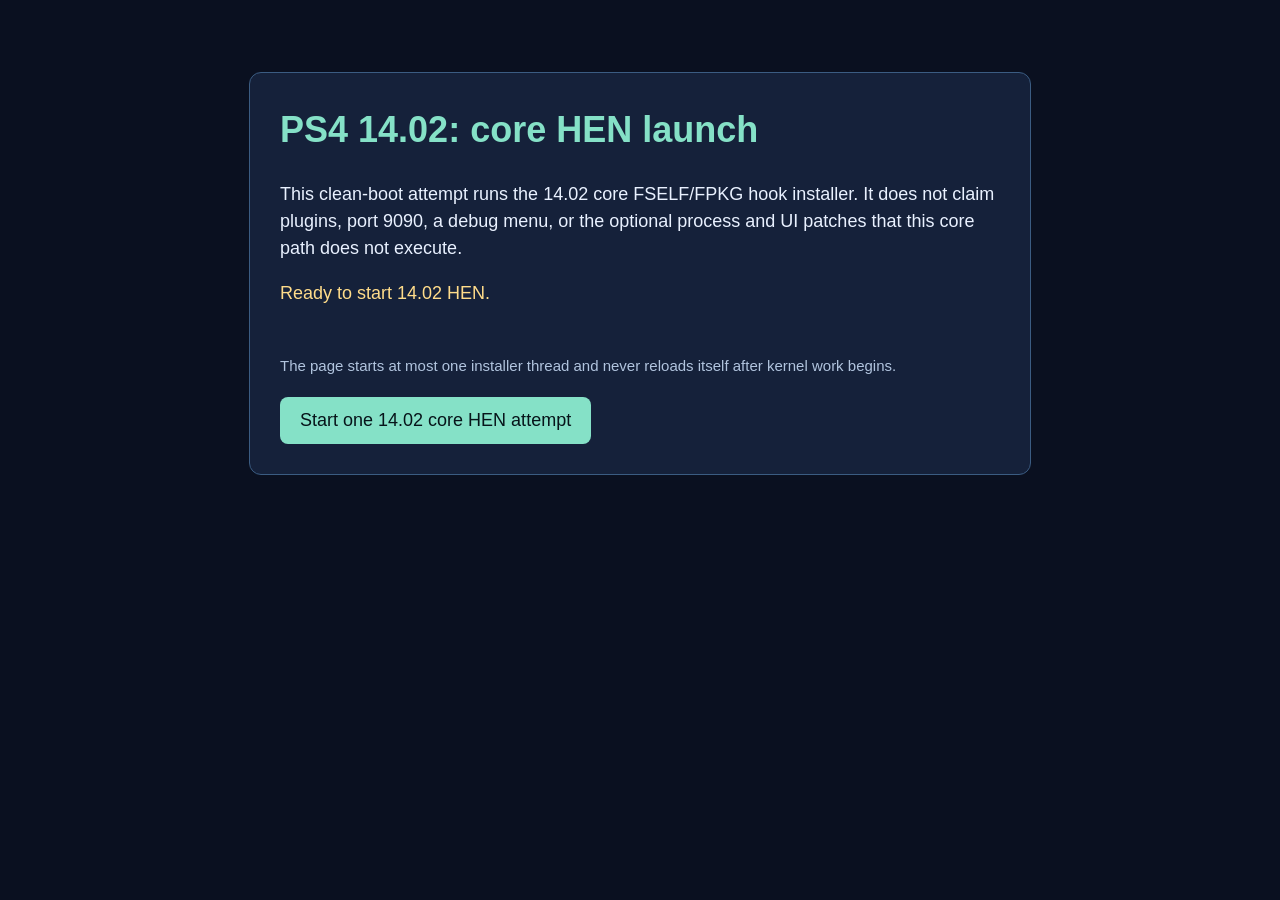
<file: index.html>
<!doctype html>
<html lang="en">
<head>
  <meta charset="utf-8">
  <meta name="viewport" content="width=device-width, initial-scale=1">
  <title>PS4 14.02 core HEN host</title>
  <style>
    body { margin: 0; background: #0a1020; color: #e9f1ff;
      font: 18px/1.5 Arial, sans-serif; }
    .content { max-width: 720px; margin: 8vh auto; padding: 30px;
      background: #15213a; border: 1px solid #3b5c82; border-radius: 12px; }
    h1 { margin-top: 0; color: #85e1c7; }
    #count { color: #ffdc8a; min-height: 3em; }
    button { display: block; margin-top: 18px; padding: 13px 20px;
      font-size: 18px; color: #07141a; background: #85e1c7;
      border: 0; border-radius: 8px; }
    button:disabled { opacity: .5; }
    input { display: block; margin-top: 15px; padding: 12px;
      font-size: 18px; width: 90%; }
    small { color: #b1c4de; }
  </style>
</head>
<body>
  <main class="content">
    <h1>PS4 14.02: core HEN launch</h1>
    <p>This clean-boot attempt runs the 14.02 core FSELF/FPKG hook installer.
      It does not claim plugins, port 9090, a debug menu, or the optional
      process and UI patches that this core path does not execute.</p>
    <p id="count">Checking launch status...</p>
    <small>The page starts at most one installer thread and never reloads itself after kernel work begins.</small>
  </main>
  <script src="./launch.js?v=hen1402r17"></script>
</body>
</html>
</file>
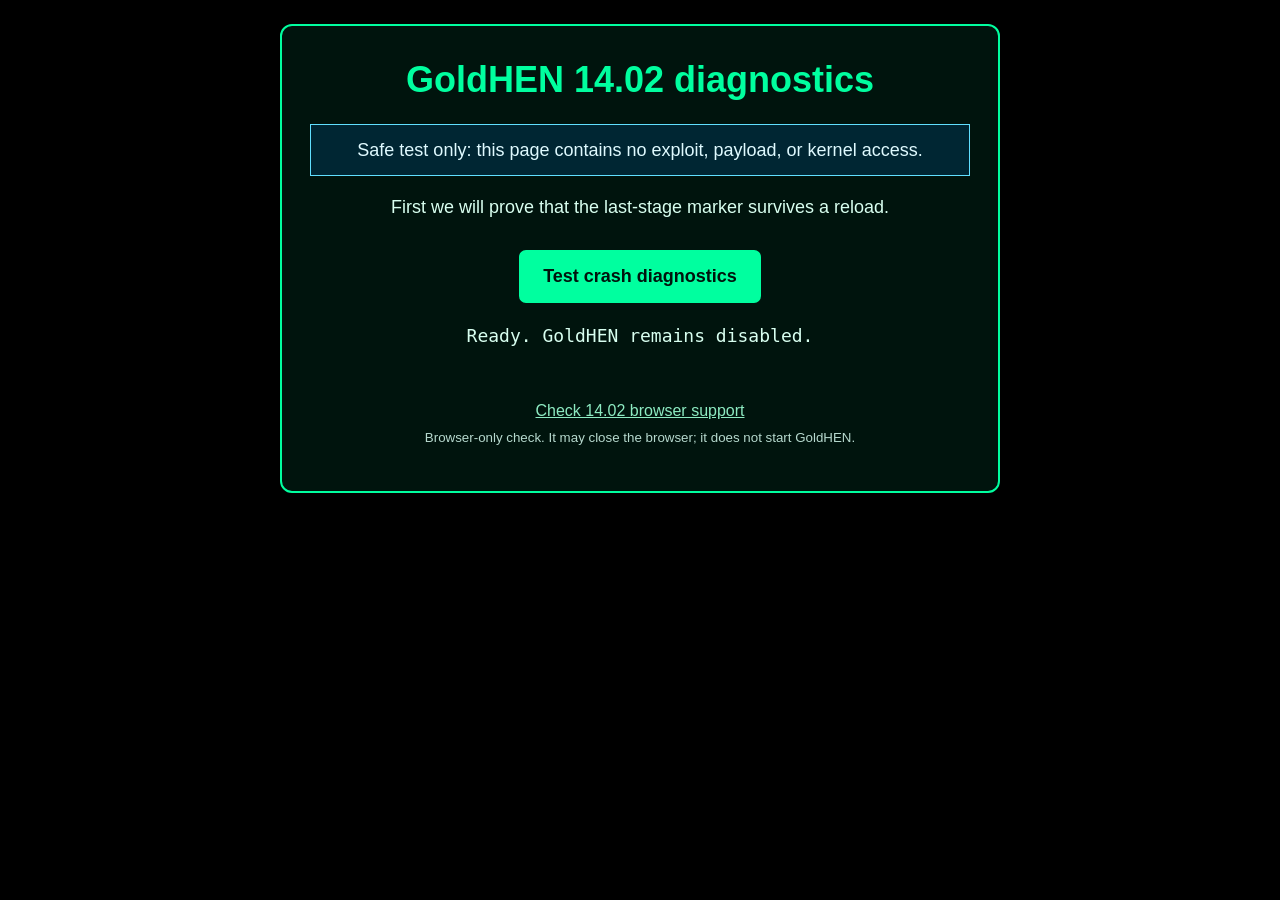
<file: d1/index.html>
<!doctype html>
<html lang="en">
  <head>
    <meta charset="utf-8" />
    <meta name="viewport" content="width=device-width,initial-scale=1" />
    <meta http-equiv="Cache-Control" content="no-store" />
    <title>GoldHEN 14.02 safe diagnostics</title>
    <style>
      * { box-sizing: border-box; }
      html, body { min-height: 100%; margin: 0; }
      body {
        display: flex;
        align-items: center;
        justify-content: center;
        padding: 24px;
        color: #d8fff0;
        background: #000;
        font: 18px/1.45 Arial, sans-serif;
      }
      main {
        width: 100%;
        max-width: 720px;
        padding: 28px;
        text-align: center;
        border: 2px solid #00ff9f;
        border-radius: 12px;
        background: #00140d;
      }
      h1 { margin: 0 0 12px; color: #00ff9f; }
      .safe {
        margin: 18px 0;
        padding: 12px;
        border: 1px solid #60dfff;
        color: #dffaff;
        background: #002633;
      }
      button {
        margin-top: 12px;
        padding: 14px 22px;
        border: 2px solid #00ff9f;
        border-radius: 7px;
        color: #00140d;
        background: #00ff9f;
        font-size: 18px;
        font-weight: bold;
      }
      button:focus { outline: 3px solid #fff; outline-offset: 3px; }
      #result { min-height: 3em; margin-top: 20px; font-family: monospace; }
      .pass { color: #75ff94; }
      .fail { color: #ff8b8b; }
      .next { margin-top: 22px; font-size: 16px; }
      .next a { color: #8debc2; }
      .next small { display: block; margin-top: 5px; color: #b6d9ce; }
      .next a:focus { outline: 3px solid #fff; outline-offset: 3px; }
    </style>
  </head>
  <body>
    <main>
      <h1>GoldHEN 14.02 diagnostics</h1>
      <p class="safe">Safe test only: this page contains no exploit, payload, or kernel access.</p>
      <p>First we will prove that the last-stage marker survives a reload.</p>
      <button id="run" type="button">Test crash diagnostics</button>
      <p id="result" aria-live="polite">Ready. GoldHEN remains disabled.</p>
      <p class="next"><a href="../u1/">Check 14.02 browser support</a>
        <small>Browser-only check. It may close the browser; it does not start GoldHEN.</small>
      </p>
    </main>

    <script src="../breadcrumb.js?v=gh1402crumb1"></script>
    <script>
      (function () {
        "use strict";

        var api = window.AfterglowBreadcrumb;
        var button = document.getElementById("run");
        var result = document.getElementById("result");

        function show(text, className) {
          result.textContent = text;
          result.className = className || "";
        }

        if (!api) {
          button.disabled = true;
          show("FAILED: diagnostic storage code did not load. No kernel code ran.", "fail");
          return;
        }

        var previous = api.latest();
        if (previous && previous.stage === "storage-test-armed" &&
            previous.detail.indexOf("d1 safe storage test") !== -1) {
          button.disabled = true;
          show("PASS: the marker survived the reload. Crash diagnostics are working. GoldHEN was not run.", "pass");
          return;
        }

        button.addEventListener("click", function () {
          button.disabled = true;
          var opened = api.begin("14.02", "d1 safe storage test");
          var armed = opened && api.checkpoint(
            "storage-test-armed",
            "d1 safe storage test; no kernel code ran"
          );
          if (!armed) {
            button.disabled = false;
            show("FAILED: " + api.error() + ". No kernel code ran.", "fail");
            return;
          }
          show("Marker saved and read back. Press OPTIONS, then Refresh Page. I am watching.", "pass");
        });
      })();
    </script>
  </body>
</html>
</file>
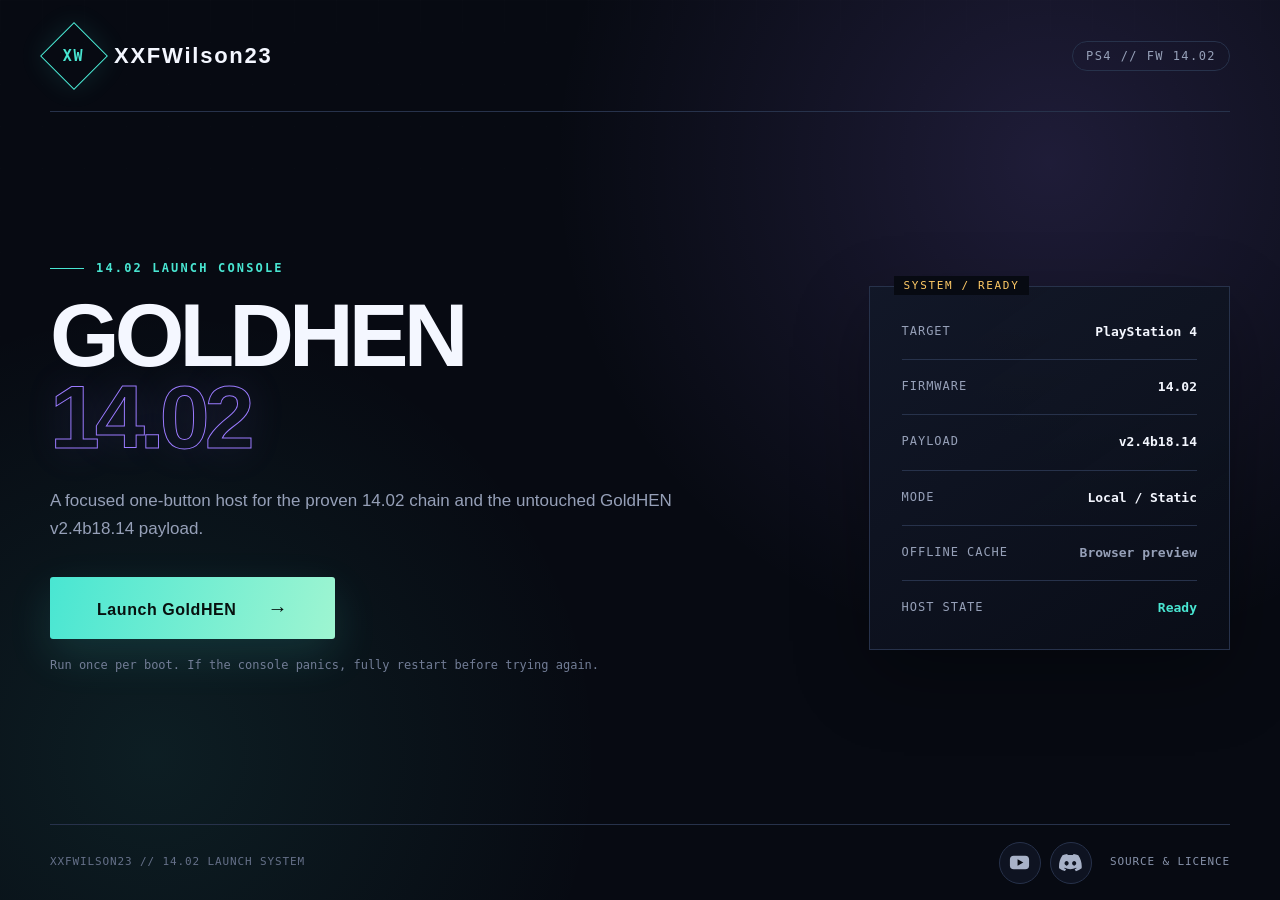
<file: site/index.html>
<!doctype html>
<html lang="en">
<head>
  <meta charset="utf-8">
  <meta name="viewport" content="width=device-width, initial-scale=1">
  <meta name="theme-color" content="#070a12">
  <meta name="description" content="XXFWilson23's focused PS4 14.02 GoldHEN launch host.">
  <meta property="og:title" content="XXFWilson23 // GoldHEN 14.02">
  <meta property="og:description" content="A focused one-button PS4 14.02 GoldHEN launch host.">
  <meta property="og:type" content="website">
  <title>XXFWilson23 // GoldHEN 14.02</title>
  <style>
    :root {
      --ink: #f4f7ff;
      --muted: #96a0b8;
      --panel: #111726;
      --line: #27324b;
      --violet: #9b7bff;
      --cyan: #49e6d2;
      --amber: #ffca66;
    }

    * { box-sizing: border-box; }

    html, body { min-height: 100%; }

    body {
      margin: 0;
      color: var(--ink);
      background:
        radial-gradient(circle at 82% 18%, rgba(155, 123, 255, .16), transparent 31rem),
        radial-gradient(circle at 12% 84%, rgba(73, 230, 210, .09), transparent 28rem),
        #070a12;
      font-family: "Trebuchet MS", Arial, sans-serif;
      overflow-x: hidden;
    }

    body::before {
      content: "";
      position: fixed;
      inset: 0;
      pointer-events: none;
      opacity: .18;
      background-image:
        linear-gradient(rgba(255,255,255,.045) 1px, transparent 1px),
        linear-gradient(90deg, rgba(255,255,255,.045) 1px, transparent 1px);
      background-size: 42px 42px;
      mask-image: linear-gradient(to bottom, black, transparent 78%);
    }

    .shell {
      width: min(1180px, calc(100% - 64px));
      min-height: 100vh;
      margin: 0 auto;
      display: flex;
      flex-direction: column;
      position: relative;
      z-index: 1;
    }

    header {
      min-height: 112px;
      display: flex;
      align-items: center;
      justify-content: space-between;
      border-bottom: 1px solid var(--line);
    }

    .brand {
      display: flex;
      align-items: center;
      gap: 16px;
      letter-spacing: .08em;
      font-weight: 700;
      font-size: 22px;
    }

    .monogram {
      width: 48px;
      height: 48px;
      display: grid;
      place-items: center;
      border: 1px solid var(--cyan);
      color: var(--cyan);
      font: 700 15px/1 Consolas, monospace;
      transform: rotate(45deg);
      box-shadow: 0 0 28px rgba(73,230,210,.12);
    }

    .monogram span { transform: rotate(-45deg); }

    .firmware {
      padding: 8px 13px;
      border: 1px solid var(--line);
      border-radius: 99px;
      color: var(--muted);
      font: 12px/1 Consolas, monospace;
      letter-spacing: .12em;
    }

    main {
      flex: 1;
      display: grid;
      grid-template-columns: minmax(0, 1.35fr) minmax(310px, .65fr);
      align-items: center;
      gap: 68px;
      padding: 70px 0;
    }

    .eyebrow {
      display: flex;
      align-items: center;
      gap: 12px;
      margin: 0 0 20px;
      color: var(--cyan);
      font: 700 12px/1 Consolas, monospace;
      letter-spacing: .18em;
      text-transform: uppercase;
    }

    .eyebrow::before {
      content: "";
      width: 34px;
      height: 1px;
      background: var(--cyan);
    }

    h1 {
      max-width: 780px;
      margin: 0;
      font-size: clamp(50px, 7vw, 94px);
      line-height: .92;
      letter-spacing: -.055em;
      text-transform: uppercase;
    }

    h1 span {
      display: block;
      color: transparent;
      -webkit-text-stroke: 1px var(--violet);
      text-shadow: 0 0 42px rgba(155,123,255,.14);
    }

    .summary {
      max-width: 650px;
      margin: 28px 0 34px;
      color: var(--muted);
      font-size: 17px;
      line-height: 1.65;
    }

    .launch {
      min-width: 285px;
      min-height: 62px;
      padding: 0 26px;
      border: 0;
      border-radius: 3px;
      background: linear-gradient(105deg, var(--cyan), #9ef5d1);
      color: #07110f;
      font: 700 16px/1 "Trebuchet MS", Arial, sans-serif;
      letter-spacing: .035em;
      cursor: pointer;
      box-shadow: 0 16px 44px rgba(73,230,210,.14);
    }

    .launch:focus, .launch:hover {
      outline: 3px solid rgba(255,255,255,.78);
      outline-offset: 4px;
    }

    .launch strong { margin-left: 26px; font-size: 20px; }

    .note {
      display: block;
      margin-top: 17px;
      color: #727d96;
      font: 12px/1.5 Consolas, monospace;
    }

    .panel {
      position: relative;
      padding: 32px;
      background: linear-gradient(145deg, rgba(18,24,40,.97), rgba(10,14,24,.92));
      border: 1px solid var(--line);
      box-shadow: 0 26px 70px rgba(0,0,0,.32);
    }

    .panel::before {
      content: "SYSTEM / READY";
      position: absolute;
      top: -11px;
      left: 24px;
      padding: 4px 10px;
      color: var(--amber);
      background: #070a12;
      font: 11px/1 Consolas, monospace;
      letter-spacing: .15em;
    }

    .spec {
      display: grid;
      grid-template-columns: 1fr auto;
      gap: 7px 20px;
      padding: 18px 0;
      border-bottom: 1px solid var(--line);
    }

    .spec:last-child { border-bottom: 0; padding-bottom: 0; }
    .spec:first-child { padding-top: 4px; }

    .spec span {
      color: var(--muted);
      font: 12px/1.4 Consolas, monospace;
      letter-spacing: .08em;
      text-transform: uppercase;
    }

    .spec b {
      color: var(--ink);
      font: 700 13px/1.4 Consolas, monospace;
      text-align: right;
    }

    .spec .online { color: var(--cyan); }
    .spec .working { color: var(--amber); }
    .spec .online-only { color: var(--muted); }

    .launch:disabled {
      opacity: .58;
      cursor: wait;
      box-shadow: none;
    }

    footer {
      min-height: 76px;
      display: flex;
      align-items: center;
      justify-content: space-between;
      gap: 24px;
      border-top: 1px solid var(--line);
      color: #657089;
      font: 11px/1.5 Consolas, monospace;
      letter-spacing: .08em;
      text-transform: uppercase;
    }

    footer a { color: #8792aa; text-decoration: none; }
    footer a:focus, footer a:hover { color: var(--cyan); }

    .footer-actions,
    .social-links {
      display: flex;
      align-items: center;
    }

    .footer-actions { gap: 18px; }
    .social-links { gap: 9px; }

    .social-icon {
      width: 42px;
      height: 42px;
      display: inline-flex;
      align-items: center;
      justify-content: center;
      border: 1px solid var(--line);
      border-radius: 50%;
      background: rgba(17,23,38,.78);
      color: #a8b2c8;
      transition: color .16s ease, background .16s ease, border-color .16s ease, transform .16s ease;
    }

    .social-icon svg { width: 23px; height: 23px; }

    .social-icon:focus,
    .social-icon:hover {
      color: #fff;
      outline: 2px solid rgba(255,255,255,.76);
      outline-offset: 3px;
      transform: translateY(-2px);
    }

    .social-icon.youtube:focus,
    .social-icon.youtube:hover {
      border-color: #ff3158;
      background: #e9163d;
    }

    .social-icon.discord:focus,
    .social-icon.discord:hover {
      border-color: #8791ff;
      background: #5865f2;
    }

    @media (max-width: 820px) {
      .shell { width: min(100% - 36px, 700px); }
      header { min-height: 92px; }
      main { grid-template-columns: 1fr; gap: 54px; padding: 54px 0; }
      h1 { font-size: clamp(48px, 15vw, 76px); }
      .panel { max-width: 520px; }
    }

    @media (max-width: 520px) {
      .brand { font-size: 17px; }
      .firmware { display: none; }
      .launch { width: 100%; min-width: 0; }
      footer { align-items: flex-start; flex-direction: column; justify-content: center; padding: 16px 0; }
      .footer-actions { width: 100%; justify-content: space-between; }
    }
  </style>
</head>
<body>
  <div class="shell">
    <header>
      <div class="brand"><div class="monogram"><span>XW</span></div>XXFWilson23</div>
      <div class="firmware">PS4 // FW 14.02</div>
    </header>

    <main>
      <section>
        <p class="eyebrow">14.02 launch console</p>
        <h1>GoldHEN <span>14.02</span></h1>
        <p class="summary">A focused one-button host for the proven 14.02 chain and the untouched GoldHEN v2.4b18.14 payload.</p>
        <button class="launch" id="launch" type="button">Launch GoldHEN <strong>&rarr;</strong></button>
        <span class="note">Run once per boot. If the console panics, fully restart before trying again.</span>
      </section>

      <aside class="panel" aria-label="Host status">
        <div class="spec"><span>Target</span><b>PlayStation 4</b></div>
        <div class="spec"><span>Firmware</span><b>14.02</b></div>
        <div class="spec"><span>Payload</span><b>v2.4b18.14</b></div>
        <div class="spec"><span>Mode</span><b>Local / Static</b></div>
        <div class="spec"><span>Offline cache</span><b class="working" id="cacheState">Checking</b></div>
        <div class="spec"><span>Host state</span><b class="online">Ready</b></div>
      </aside>
    </main>

    <footer>
      <span>XXFWilson23 // 14.02 launch system</span>
      <div class="footer-actions">
        <nav class="social-links" aria-label="XXFWilson23 social links">
          <a class="social-icon youtube" href="https://youtube.com/@XXFWilson23" aria-label="Open XXFWilson23 on YouTube" title="YouTube">
            <svg viewBox="0 0 24 24" aria-hidden="true" focusable="false">
              <rect x="2" y="5" width="20" height="14" rx="4" fill="currentColor"></rect>
              <path d="M10 8.5 16 12l-6 3.5z" fill="#070a12"></path>
            </svg>
          </a>
          <a class="social-icon discord" href="https://discord.gg/gvd6nz8kQ4" aria-label="Join the XXFWilson23 Discord" title="Discord">
            <svg viewBox="0 0 64 48" aria-hidden="true" focusable="false">
              <path d="M40.575 0C39.9562 1.09866 39.4006 2.2352 38.8954 3.397C34.0967 2.67719 29.2096 2.67719 24.3982 3.397C23.9057 2.2352 23.3374 1.09866 22.7186 0C18.2104 0.770324 13.8157 2.12155 9.64839 4.02841C1.38951 16.2652 -0.845688 28.1863 0.265599 39.9432C5.10222 43.517 10.5197 46.2447 16.2909 47.9874C17.5916 46.2447 18.7407 44.3883 19.7257 42.4562C17.8568 41.7616 16.0509 40.8903 14.3208 39.88C14.7755 39.5517 15.2175 39.2107 15.6468 38.8824C25.7873 43.6559 37.5316 43.6559 47.6847 38.8824C48.1141 39.236 48.5561 39.577 49.0107 39.88C47.2806 40.9029 45.4748 41.7616 43.5931 42.4688C44.5781 44.4009 45.7273 46.2573 47.028 48C52.7991 46.2573 58.2167 43.5422 63.0533 39.9684C64.3666 26.3299 60.8055 14.5099 53.6452 4.04104C49.4905 2.13418 45.0959 0.782952 40.5876 0.0252565L40.575 0ZM21.1401 32.7072C18.0209 32.7072 15.4321 29.8785 15.4321 26.3804C15.4321 22.8824 17.9199 20.041 21.1275 20.041C24.3351 20.041 26.886 22.895 26.8354 26.3804C26.7849 29.8658 24.3224 32.7072 21.1401 32.7072ZM42.1788 32.7072C39.047 32.7072 36.4834 29.8785 36.4834 26.3804C36.4834 22.8824 38.9712 20.041 42.1788 20.041C45.3864 20.041 47.9246 22.895 47.8741 26.3804C47.8236 29.8658 45.3611 32.7072 42.1788 32.7072Z" fill="currentColor"></path>
            </svg>
          </a>
        </nav>
        <a href="https://github.com/KTMWILSON23/afterglow-goldhen-host">Source &amp; licence</a>
      </div>
    </footer>
  </div>

  <script>
    (function () {
      var button = document.getElementById("launch");
      var cacheState = document.getElementById("cacheState");
      var appCache = window.applicationCache;
      var isPS4 = /PlayStation 4/i.test(navigator.userAgent || "");
      var cacheAttempted = sessionStorage.getItem("xxf_cache_attempted") === "1";
      var cacheReady = sessionStorage.getItem("xxf_cache_ready") === "1";
      var cacheWait = null;

      function setCacheState(text, className, allowLaunch) {
        cacheState.textContent = text;
        cacheState.className = className;
        button.disabled = !allowLaunch;
        if (cacheWait) {
          window.clearTimeout(cacheWait);
          cacheWait = null;
        }
      }

      function cacheWorking(text) {
        cacheState.textContent = text;
        cacheState.className = "working";
        button.disabled = true;
        if (!cacheWait) {
          cacheWait = window.setTimeout(function () {
            try {
              if (appCache && (appCache.status === appCache.CHECKING || appCache.status === appCache.DOWNLOADING)) {
                appCache.abort();
              }
            } catch (error) {}
            setCacheState("Online launch", "online-only", true);
          }, 45000);
        }
      }

      if (appCache) {
        appCache.addEventListener("checking", function () { cacheWorking("Checking"); }, false);
        appCache.addEventListener("downloading", function () { cacheWorking("Updating"); }, false);
        appCache.addEventListener("progress", function (event) {
          var loaded = Number(event.loaded || 0);
          var total = Number(event.total || 0);
          cacheWorking(total > 0 ? "Updating " + Math.round((loaded / total) * 100) + "%" : "Updating");
        }, false);
        appCache.addEventListener("cached", function () {
          sessionStorage.setItem("xxf_cache_ready", "1");
          setCacheState("Offline ready", "online", true);
        }, false);
        appCache.addEventListener("noupdate", function () {
          sessionStorage.setItem("xxf_cache_ready", "1");
          setCacheState("Offline ready", "online", true);
        }, false);
        appCache.addEventListener("updateready", function () {
          try { appCache.swapCache(); } catch (error) {}
          sessionStorage.setItem("xxf_cache_ready", "1");
          setCacheState("Offline updated", "online", true);
        }, false);
        appCache.addEventListener("error", function () {
          setCacheState("Online launch", "online-only", true);
        }, false);
        appCache.addEventListener("obsolete", function () {
          setCacheState("Online launch", "online-only", true);
        }, false);
      }

      if (appCache && (appCache.status === appCache.CHECKING || appCache.status === appCache.DOWNLOADING)) {
        cacheWorking(appCache.status === appCache.DOWNLOADING ? "Updating" : "Checking");
      } else if (cacheReady || (appCache && appCache.status === appCache.IDLE)) {
        setCacheState("Offline ready", "online", true);
      } else if (isPS4 && appCache && appCache.status === appCache.UNCACHED && !cacheAttempted) {
        sessionStorage.setItem("xxf_cache_attempted", "1");
        cacheWorking("Preparing");
        window.location.replace("./cache.html");
        return;
      } else {
        setCacheState(isPS4 ? "Online launch" : "Browser preview", "online-only", true);
      }

      button.addEventListener("click", function () {
        button.disabled = true;
        button.textContent = "Starting...";
        sessionStorage.setItem("payload_path", "./goldhen.bin");
        window.location.href = "./launch.html?mode=goldhen&afterglow=run&fw=1402";
      });
    }());
  </script>
</body>
</html>
</file>
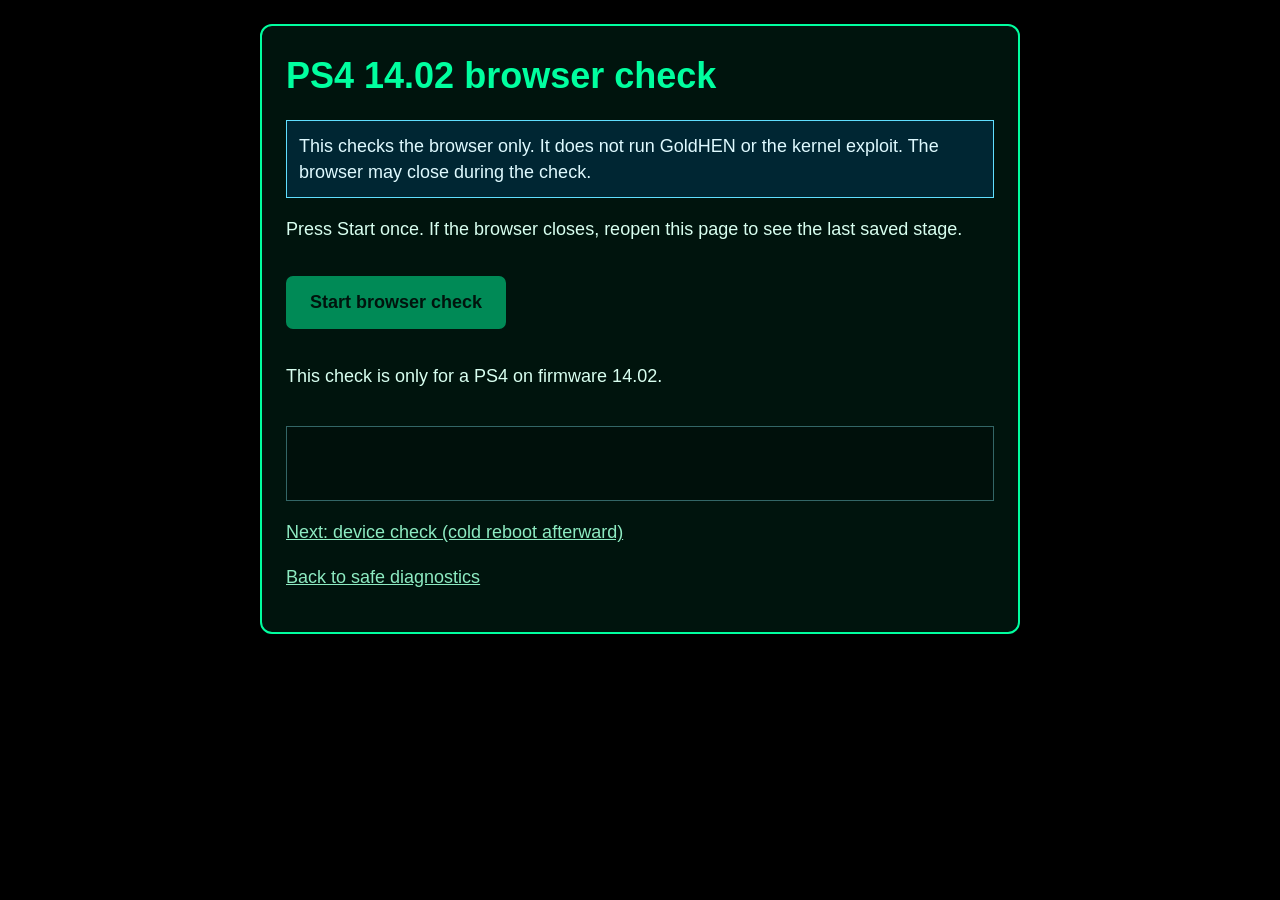
<file: u1/index.html>
<!doctype html>
<html lang="en">
  <head>
    <meta charset="utf-8" />
    <meta name="viewport" content="width=device-width,initial-scale=1" />
    <meta http-equiv="Cache-Control" content="no-store" />
    <meta http-equiv="Content-Security-Policy" content="default-src 'none'; script-src 'self'; style-src 'unsafe-inline'; connect-src 'none'; object-src 'none'; base-uri 'none'; form-action 'none'" />
    <title>PS4 14.02 browser check</title>
    <style>
      * { box-sizing: border-box; }
      html, body { min-height: 100%; margin: 0; }
      body { padding: 24px; color: #d8fff0; background: #000; font: 18px/1.45 Arial, sans-serif; }
      main { max-width: 760px; margin: 0 auto; padding: 24px; border: 2px solid #00ff9f; border-radius: 12px; background: #00140d; }
      h1 { margin: 0 0 12px; color: #00ff9f; }
      .notice { padding: 12px; border: 1px solid #60dfff; color: #dffaff; background: #002633; }
      button { margin: 16px 0; padding: 14px 22px; border: 2px solid #00ff9f; border-radius: 7px; color: #00140d; background: #00ff9f; font: bold 18px Arial, sans-serif; }
      button:disabled { opacity: .5; }
      button:focus, a:focus { outline: 3px solid #fff; outline-offset: 3px; }
      #status { min-height: 2.5em; }
      .pass { color: #75ff94; }
      .fail { color: #ff8b8b; }
      #previous { color: #a8d7c3; font-size: 16px; }
      #log { min-height: 5em; max-height: 36vh; overflow: auto; padding: 12px; border: 1px solid #366; color: #d6ffea; background: #00100b; font: 15px/1.4 monospace; white-space: pre-wrap; }
      a { color: #8debc2; }
    </style>
  </head>
  <body>
    <main>
      <h1>PS4 14.02 browser check</h1>
      <p class="notice">This checks the browser only. It does not run GoldHEN or the kernel exploit. The browser may close during the check.</p>
      <p>Press Start once. If the browser closes, reopen this page to see the last saved stage.</p>
      <button id="start" type="button">Start browser check</button>
      <p id="status" aria-live="polite">Ready.</p>
      <p id="previous"></p>
      <pre id="log" aria-live="polite"></pre>
      <p><a href="../u2/">Next: device check (cold reboot afterward)</a></p>
      <p><a href="../d1/">Back to safe diagnostics</a></p>
    </main>
    <script type="module" src="./probe.js?v=gh1402u1a"></script>
  </body>
</html>
</file>
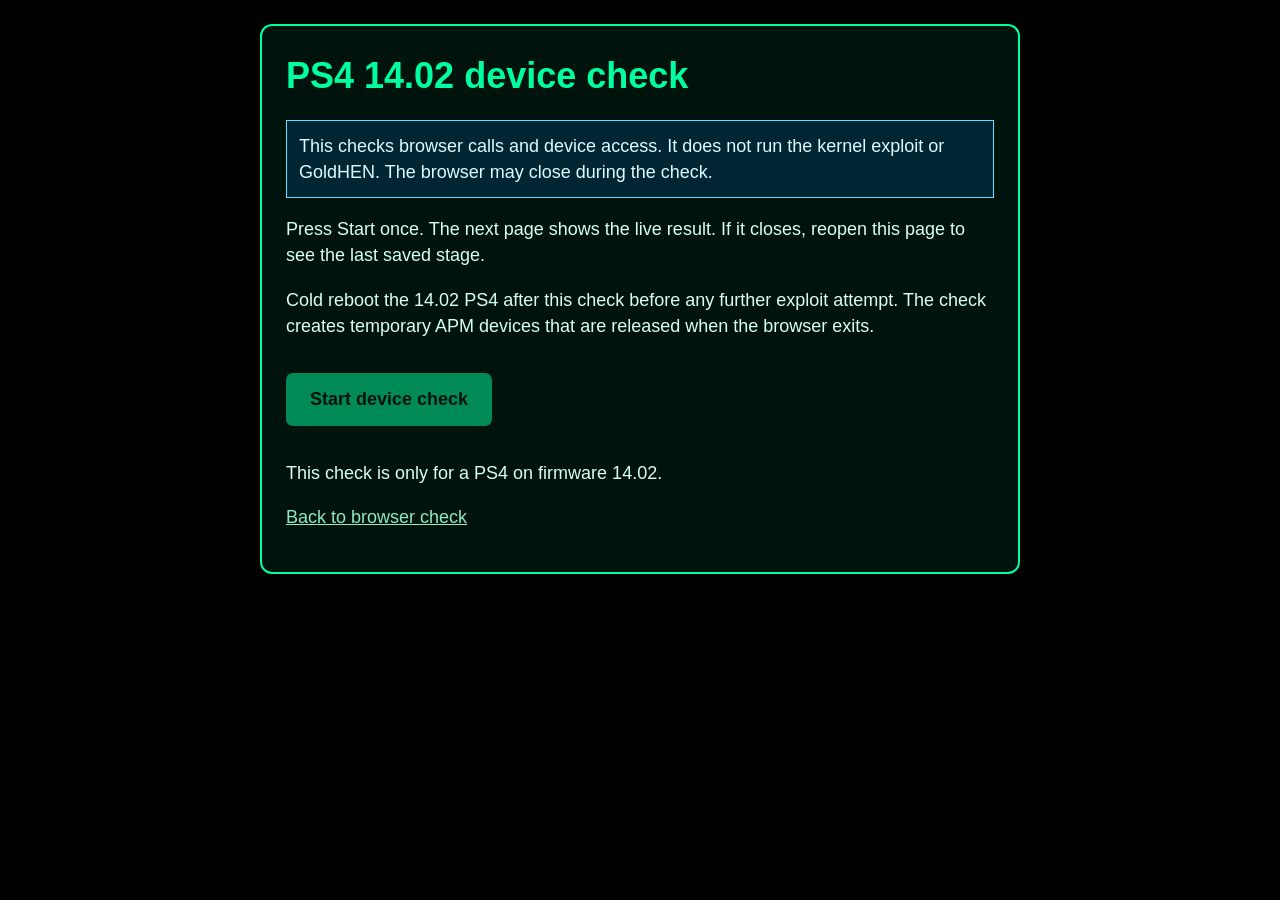
<file: u2/index.html>
<!doctype html>
<html lang="en">
  <head>
    <meta charset="utf-8" />
    <meta name="viewport" content="width=device-width,initial-scale=1" />
    <meta http-equiv="Cache-Control" content="no-store" />
    <meta http-equiv="Content-Security-Policy" content="default-src 'none'; script-src 'self'; style-src 'unsafe-inline'; connect-src 'none'; object-src 'none'; base-uri 'none'; form-action 'none'" />
    <title>PS4 14.02 device check</title>
    <style>
      * { box-sizing: border-box; }
      html, body { min-height: 100%; margin: 0; }
      body { padding: 24px; color: #d8fff0; background: #000; font: 18px/1.45 Arial, sans-serif; }
      main { max-width: 760px; margin: 0 auto; padding: 24px; border: 2px solid #00ff9f; border-radius: 12px; background: #00140d; }
      h1 { margin: 0 0 12px; color: #00ff9f; }
      .notice { padding: 12px; border: 1px solid #60dfff; color: #dffaff; background: #002633; }
      button { margin: 16px 0; padding: 14px 22px; border: 2px solid #00ff9f; border-radius: 7px; color: #00140d; background: #00ff9f; font: bold 18px Arial, sans-serif; }
      button:disabled { opacity: .5; }
      button:focus, a:focus { outline: 3px solid #fff; outline-offset: 3px; }
      .pass { color: #75ff94; }
      .fail { color: #ff8b8b; }
      #previous { white-space: pre-wrap; }
      a { color: #8debc2; }
    </style>
  </head>
  <body>
    <main>
      <h1>PS4 14.02 device check</h1>
      <p class="notice">This checks browser calls and device access. It does not run the kernel exploit or GoldHEN. The browser may close during the check.</p>
      <p>Press Start once. The next page shows the live result. If it closes, reopen this page to see the last saved stage.</p>
      <p>Cold reboot the 14.02 PS4 after this check before any further exploit attempt. The check creates temporary APM devices that are released when the browser exits.</p>
      <button id="start" type="button">Start device check</button>
      <p id="status" aria-live="polite">Ready.</p>
      <p id="previous" aria-live="polite"></p>
      <p><a href="../u1/">Back to browser check</a></p>
    </main>
    <script type="module" src="./start.js?v=gh1402u2a"></script>
  </body>
</html>
</file>
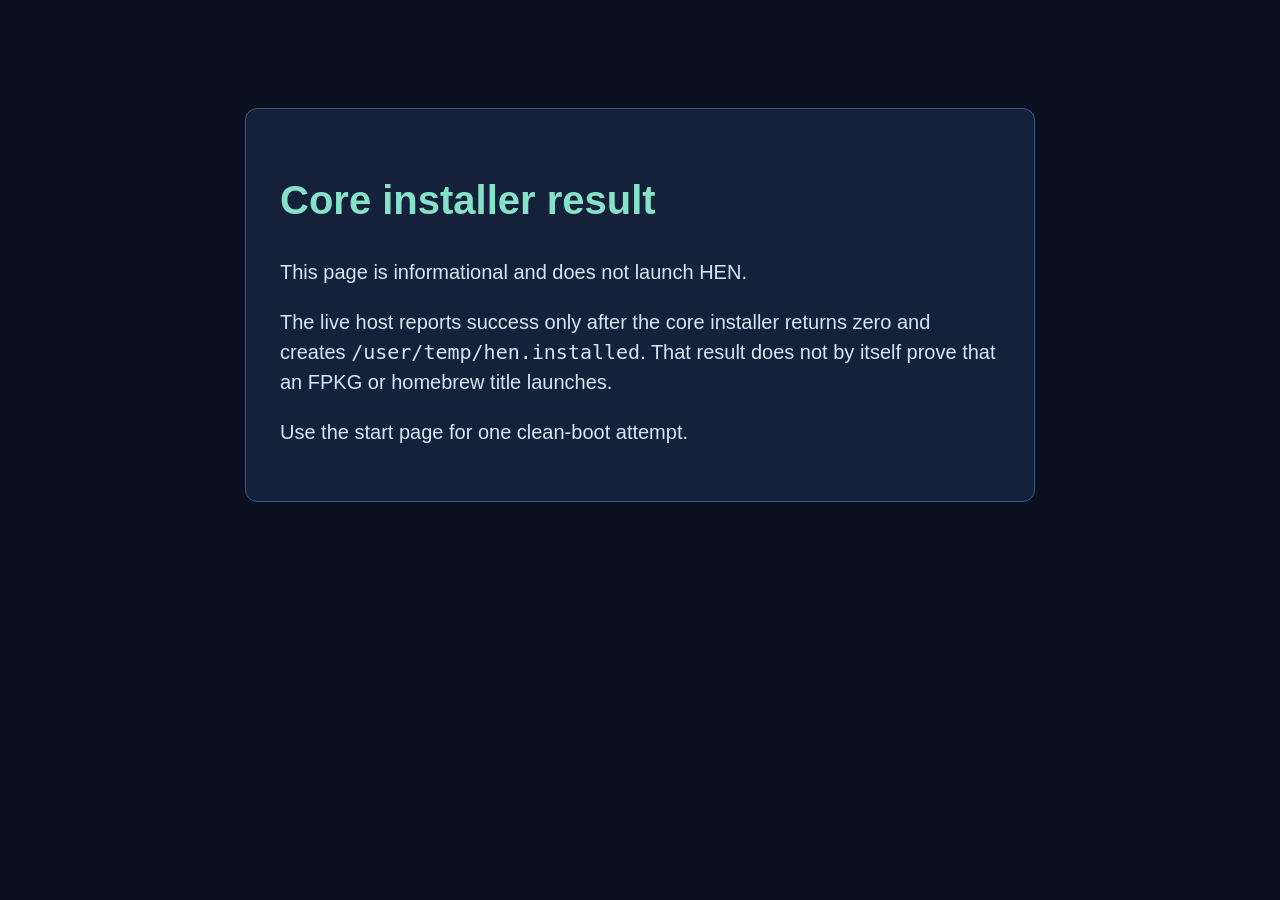
<file: done.html>
<!doctype html>
<html lang="en">
<head>
  <meta charset="utf-8">
  <meta name="viewport" content="width=device-width, initial-scale=1">
    <title>Core HEN result meaning</title>
  <style>
    body { margin: 0; background: #0a1020; color: #e9f1ff;
      font: 20px/1.5 Arial, sans-serif; }
    main { max-width: 720px; margin: 12vh auto; padding: 34px;
      background: #15213a; border: 1px solid #3b5c82; border-radius: 12px; }
    h1 { color: #85e1c7; }
    p { color: #d7e4f5; }
  </style>
</head>
<body>
  <main>
    <h1>Core installer result</h1>
    <p>This page is informational and does not launch HEN.</p>
    <p>The live host reports success only after the core installer returns zero
      and creates <code>/user/temp/hen.installed</code>. That result does not by
      itself prove that an FPKG or homebrew title launches.</p>
    <p>Use the start page for one clean-boot attempt.</p>
  </main>
</body>
</html>
</file>
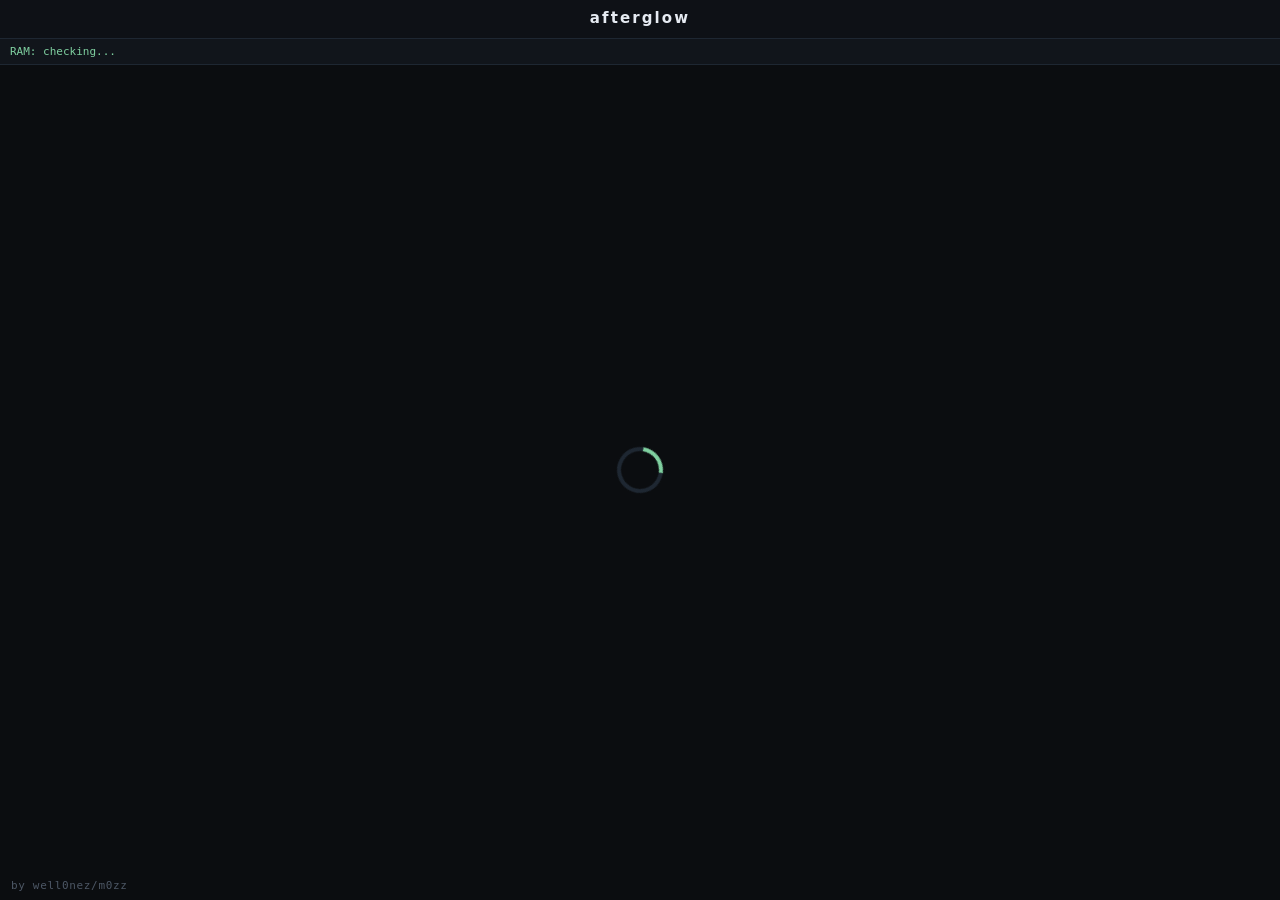
<file: go-s.html>
<!doctype html>
<meta charset="utf-8">
<title>afterglow 1402t</title>
<meta http-equiv="refresh" content="0;url=launch.html?v=1402t&log=1&afterglow=run&mode=kpstep&g=drain:16&g=drainsz:0x4000">
<p>v=1402t, step stack in padding - redirecting...</p>
</file>
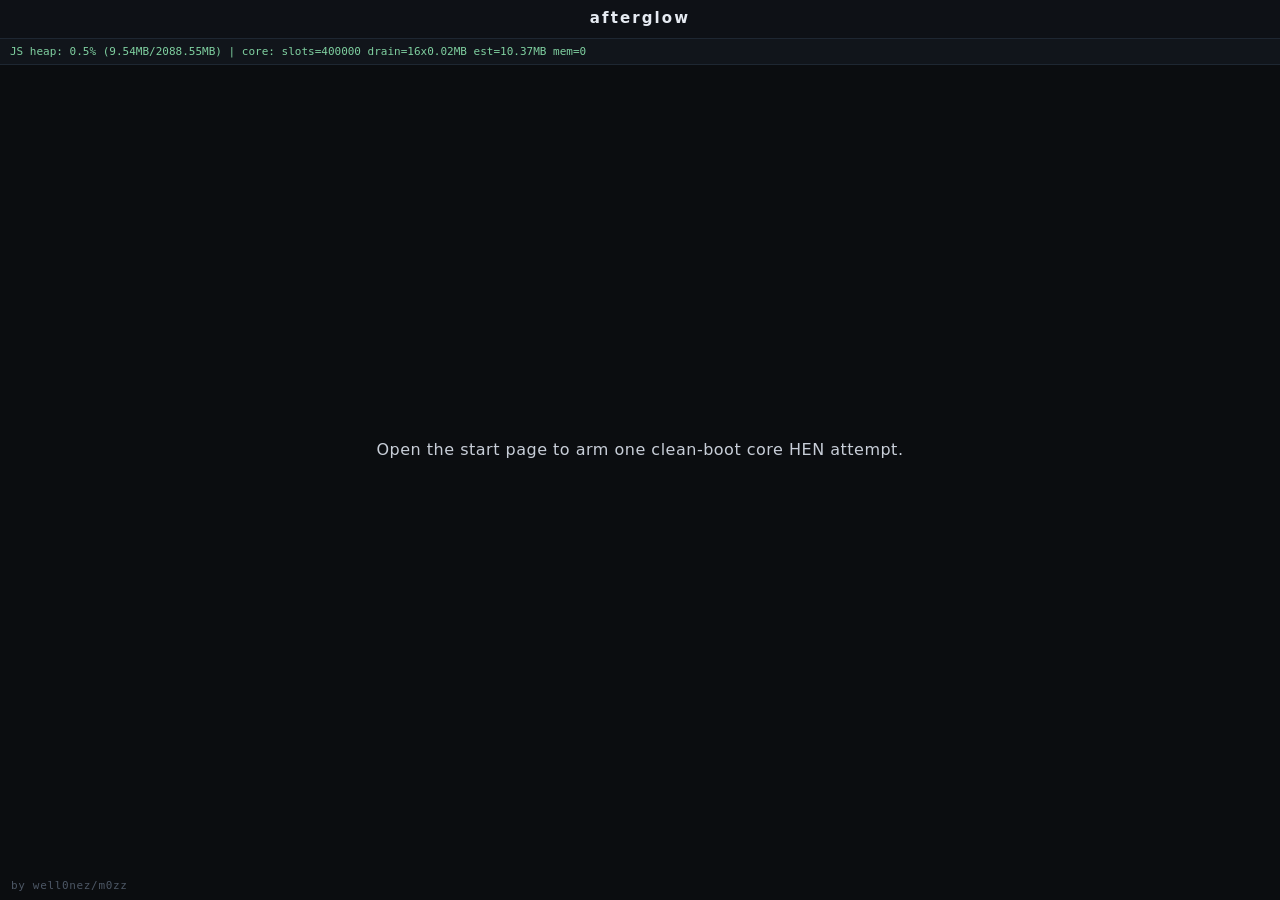
<file: go.html>
<!doctype html>
<meta charset="utf-8">
<title>afterglow 1402p</title>
<script>
location.replace('launch.html?v=1402t&log=1&afterglow=run&mode=kpstep&g=drain:16&g=drainsz:0x4000');
</script>
<p>v=1402t, step stack in padding - redirecting...</p>
</file>
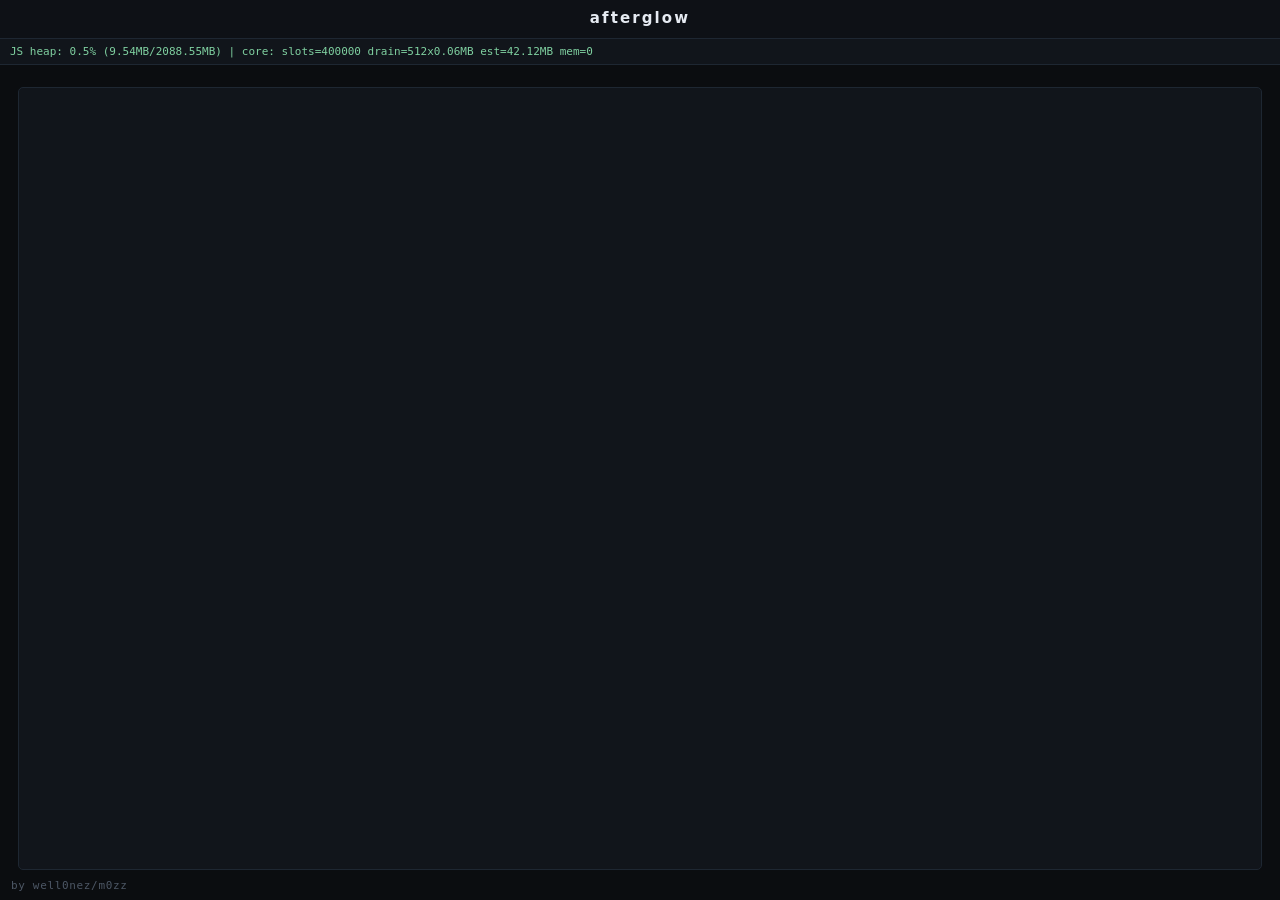
<file: launch.html>
<!doctype html>
<html lang="en">
  <head>
    <meta charset="utf-8" />
    <meta name="viewport" content="width=device-width,initial-scale=1" />
    <title>afterglow</title>
    <style>
      :root {
        --bg: #0b0d10;
        --panel: #0e1116;
        --sunk: #11151b;
        --line: #1e2732;
        --fg: #c8ced8;
        --bright: #e6ebf2;
        --dim: #7c8798;
        --faint: #4d5765;
        --ok: #7fd0a0;
        --bad: #d08a7f;
        --warn: #d8c07f;
        --sans: "Segoe UI", system-ui, sans-serif;
        --mono: Consolas, "DejaVu Sans Mono", monospace;
      }
      * {
        box-sizing: border-box;
      }
      html,
      body {
        margin: 0;
        padding: 0;
        min-height: 100%;
        background: var(--bg);
        color: var(--fg);
        font: 15px/1.45 var(--sans);
      }
      #brand {
        padding: 8px 10px;
        border-bottom: 1px solid var(--line);
        background: var(--panel);
        text-align: center;
      }
      #brand b {
        color: var(--bright);
        font-size: 15px;
        font-weight: 700;
        letter-spacing: 0.14em;
      }
      #ramBox {
        overflow: hidden;
        padding: 5px 10px;
        border-bottom: 1px solid var(--line);
        background: var(--sunk);
        color: var(--ok);
        font: 11px/1.4 var(--mono);
        text-overflow: ellipsis;
        white-space: nowrap;
      }
      #spin {
        position: fixed;
        top: calc(50% + 20px);
        left: 50%;
        width: 46px;
        height: 46px;
        margin: -23px 0 0 -23px;
        border: 4px solid var(--line);
        border-top-color: var(--ok);
        border-radius: 50%;
        animation: spin 0.9s linear infinite;
      }
      @keyframes spin {
        to {
          transform: rotate(360deg);
        }
      }
      #msg {
        position: fixed;
        top: 50%;
        left: 0;
        right: 0;
        transform: translateY(-50%);
        display: none;
        text-align: center;
        font-size: 16px;
        letter-spacing: 0.5px;
      }
      #state,
      #out {
        display: none;
      }
      body.done #spin,
      body.fail #spin {
        display: none;
      }
      body.fail #msg {
        display: block;
      }
      body.done #msg {
        display: block;
        color: var(--ok);
        font-weight: 700;
        letter-spacing: 2px;
      }
      body.log {
        display: flex;
        flex-direction: column;
        height: 100vh;
      }
      body.log #spin,
      body.log #msg {
        display: none;
      }
      body.log #wrap {
        display: flex;
        flex-direction: column;
        flex: 1;
        min-height: 0;
        padding: 14px 18px 30px;
      }
      body.log #state {
        display: block;
        margin: 0 0 8px;
        font-size: 22px;
        font-weight: 700;
      }
      body.log #out {
        display: block;
        flex: 1;
        min-height: 0;
        overflow-y: auto;
        padding: 10px 12px;
        border: 1px solid var(--line);
        border-radius: 5px;
        background: var(--sunk);
        font: 12px/1.45 var(--mono);
        white-space: pre-wrap;
      }
      .notice {
        margin: 1em 0;
        padding: 0.7em 1em;
        border: 2px solid #e66;
        background: #2a1414;
        color: #f99;
        font: 700 20px/1.4 var(--sans);
      }
      .byline {
        position: fixed;
        bottom: 9px;
        left: 11px;
        margin: 0;
        color: var(--faint);
        font: 11px/1 var(--mono);
        letter-spacing: 0.06em;
      }
      .ok {
        color: var(--ok);
      }
      .bad {
        color: var(--bad);
      }
      .warn {
        color: var(--warn);
      }
      code {
        color: #9fb3d0;
      }
    </style>
  </head>
  <body>
    <div id="brand"><b>afterglow</b></div>
    <div id="ramBox">RAM: checking...</div>
    <div id="spin"></div>
    <div id="msg">Restart your console</div>
    <div id="wrap">
      <div id="state"></div>
      <div id="out"></div>
    </div>
    <p class="byline">by well0nez/m0zz</p>
    <script type="module">
      import "./jb-g.js?v=hen1402r17";
    </script>
  </body>
</html>
</file>
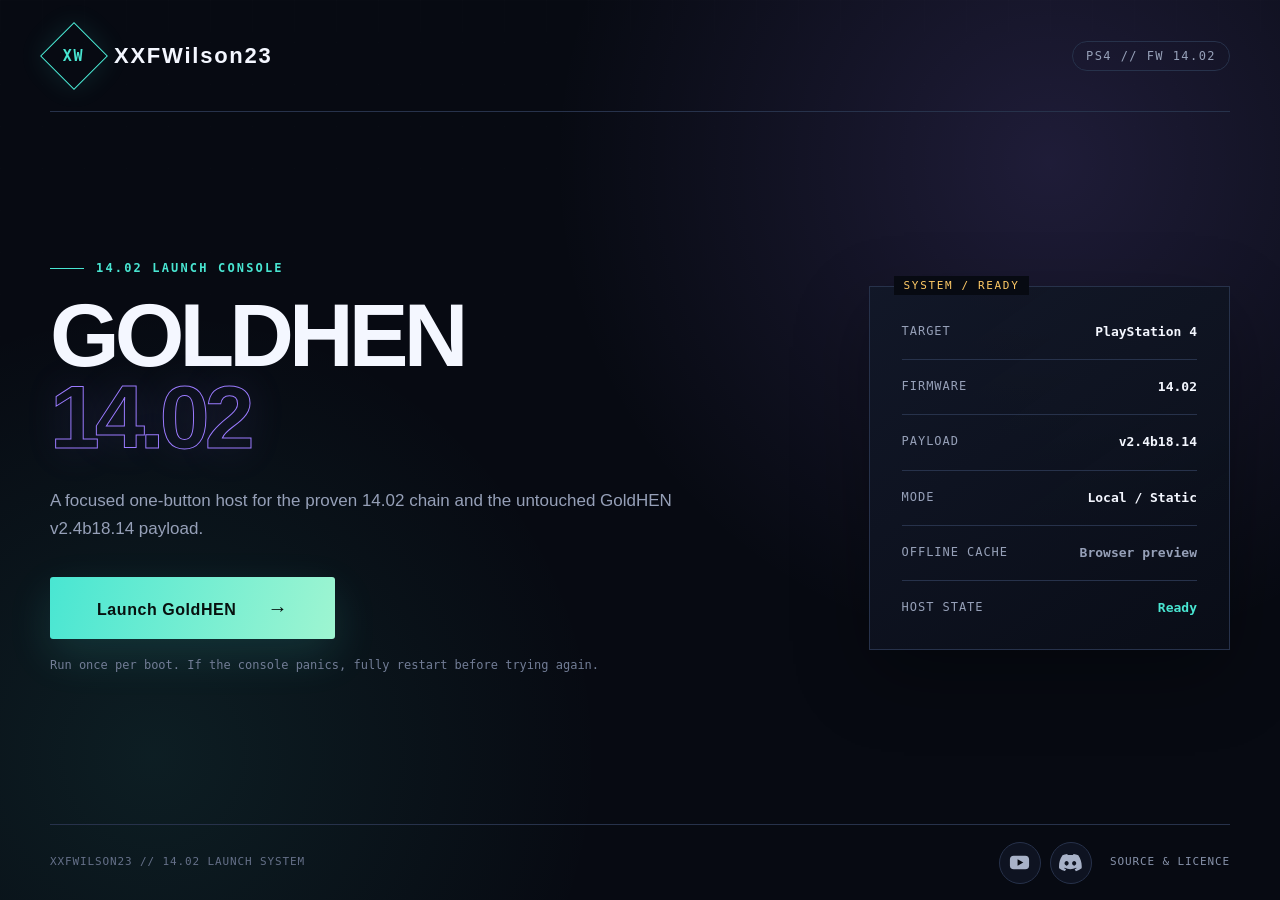
<file: site/cache.html>
<!doctype html>
<html lang="en" manifest="./cache.manifest">
<head>
  <meta charset="utf-8">
  <meta name="viewport" content="width=device-width, initial-scale=1">
  <meta name="theme-color" content="#070a12">
  <title>XXFWilson23 // Offline cache</title>
  <style>
    :root {
      --ink: #f4f7ff;
      --muted: #96a0b8;
      --line: #27324b;
      --violet: #9b7bff;
      --cyan: #49e6d2;
      --amber: #ffca66;
      --red: #ff6f85;
    }

    * { box-sizing: border-box; }
    html, body { min-height: 100%; }

    body {
      margin: 0;
      color: var(--ink);
      background:
        radial-gradient(circle at 78% 18%, rgba(155,123,255,.16), transparent 30rem),
        radial-gradient(circle at 14% 88%, rgba(73,230,210,.09), transparent 28rem),
        #070a12;
      font-family: "Trebuchet MS", Arial, sans-serif;
    }

    .shell {
      width: min(920px, calc(100% - 48px));
      min-height: 100vh;
      margin: 0 auto;
      display: flex;
      flex-direction: column;
    }

    header {
      min-height: 104px;
      display: flex;
      align-items: center;
      justify-content: space-between;
      border-bottom: 1px solid var(--line);
    }

    .brand {
      display: flex;
      align-items: center;
      gap: 15px;
      font-size: 20px;
      font-weight: 700;
      letter-spacing: .08em;
    }

    .mark {
      width: 42px;
      height: 42px;
      display: grid;
      place-items: center;
      border: 1px solid var(--cyan);
      color: var(--cyan);
      font: 700 12px/1 Consolas, monospace;
      transform: rotate(45deg);
    }

    .mark span { transform: rotate(-45deg); }

    .firmware {
      color: var(--muted);
      font: 11px/1 Consolas, monospace;
      letter-spacing: .14em;
    }

    main {
      flex: 1;
      display: grid;
      place-items: center;
      padding: 64px 0;
    }

    .cache-card {
      width: 100%;
      padding: 44px;
      border: 1px solid var(--line);
      background: linear-gradient(145deg, rgba(18,24,40,.98), rgba(9,13,22,.94));
      box-shadow: 0 28px 80px rgba(0,0,0,.34);
    }

    .eyebrow {
      margin: 0 0 16px;
      color: var(--cyan);
      font: 700 11px/1 Consolas, monospace;
      letter-spacing: .18em;
      text-transform: uppercase;
    }

    h1 {
      margin: 0;
      font-size: clamp(38px, 7vw, 68px);
      line-height: .98;
      letter-spacing: -.045em;
      text-transform: uppercase;
    }

    .summary {
      max-width: 650px;
      margin: 22px 0 34px;
      color: var(--muted);
      font-size: 16px;
      line-height: 1.6;
    }

    .track {
      height: 12px;
      overflow: hidden;
      border: 1px solid var(--line);
      background: #080c14;
    }

    .fill {
      width: 4%;
      height: 100%;
      background: linear-gradient(90deg, var(--violet), var(--cyan));
      box-shadow: 0 0 24px rgba(73,230,210,.28);
      transition: width .2s linear;
    }

    .status-row {
      min-height: 52px;
      display: flex;
      align-items: center;
      justify-content: space-between;
      gap: 20px;
      color: var(--muted);
      font: 12px/1.4 Consolas, monospace;
      letter-spacing: .07em;
      text-transform: uppercase;
    }

    #cacheStatus { color: var(--amber); }
    body.ready #cacheStatus { color: var(--cyan); }
    body.error #cacheStatus { color: var(--red); }

    .detail {
      padding-top: 18px;
      border-top: 1px solid var(--line);
      color: #68738c;
      font: 11px/1.55 Consolas, monospace;
    }

    footer {
      min-height: 72px;
      display: flex;
      align-items: center;
      justify-content: space-between;
      border-top: 1px solid var(--line);
      color: #657089;
      font: 10px/1 Consolas, monospace;
      letter-spacing: .1em;
      text-transform: uppercase;
    }

    @media (max-width: 600px) {
      .shell { width: min(100% - 28px, 520px); }
      .cache-card { padding: 28px 22px; }
      .firmware { display: none; }
      .status-row { align-items: flex-start; flex-direction: column; padding: 14px 0; }
    }
  </style>
</head>
<body>
  <div class="shell">
    <header>
      <div class="brand"><div class="mark"><span>XW</span></div>XXFWilson23</div>
      <div class="firmware">PS4 // FW 14.02</div>
    </header>

    <main>
      <section class="cache-card">
        <p class="eyebrow">One-time setup</p>
        <h1>Building offline cache</h1>
        <p class="summary">Saving the complete 14.02 launch chain and GoldHEN payload to this browser. The launcher will open when the cache is ready.</p>
        <div class="track" role="progressbar" aria-label="Offline cache progress" aria-valuemin="0" aria-valuemax="100" aria-valuenow="4" id="progressTrack">
          <div class="fill" id="progressFill"></div>
        </div>
        <div class="status-row"><span id="cacheStatus">Preparing cache</span><span id="cacheCount">0 / 12 assets</span></div>
        <div class="detail">No exploit runs on this page. After caching completes, launching GoldHEN still requires a separate button press.</div>
      </section>
    </main>

    <footer><span>XXFWilson23 // Offline system</span><span>Version 2026-11-14.4</span></footer>
  </div>

  <script>
    (function () {
      var appCache = window.applicationCache;
      var status = document.getElementById("cacheStatus");
      var count = document.getElementById("cacheCount");
      var fill = document.getElementById("progressFill");
      var track = document.getElementById("progressTrack");
      var finished = false;

      sessionStorage.setItem("xxf_cache_attempted", "1");

      function setProgress(percent) {
        percent = Math.max(4, Math.min(100, percent || 0));
        fill.style.width = percent + "%";
        track.setAttribute("aria-valuenow", String(percent));
      }

      function returnToLauncher(message, ready, delay) {
        if (finished) return;
        finished = true;
        status.textContent = message;
        document.body.classList.add(ready ? "ready" : "error");
        if (ready) {
          sessionStorage.setItem("xxf_cache_ready", "1");
          setProgress(100);
          count.textContent = "12 / 12 assets";
        }
        window.setTimeout(function () {
          window.location.replace("./index.html");
        }, delay || 900);
      }

      if (!appCache) {
        returnToLauncher("Online mode", false, 1200);
        return;
      }

      appCache.addEventListener("checking", function () {
        status.textContent = "Checking local cache";
      }, false);

      appCache.addEventListener("downloading", function () {
        status.textContent = "Caching launch files";
      }, false);

      appCache.addEventListener("progress", function (event) {
        var loaded = Number(event.loaded || 0);
        var total = Number(event.total || 12);
        var percent = total > 0 ? Math.round((loaded / total) * 100) : 4;
        setProgress(percent);
        count.textContent = loaded + " / " + total + " assets";
      }, false);

      appCache.addEventListener("cached", function () {
        returnToLauncher("Offline cache ready", true, 850);
      }, false);

      appCache.addEventListener("noupdate", function () {
        returnToLauncher("Offline cache already ready", true, 600);
      }, false);

      appCache.addEventListener("updateready", function () {
        try { appCache.swapCache(); } catch (error) {}
        returnToLauncher("Offline cache updated", true, 850);
      }, false);

      appCache.addEventListener("obsolete", function () {
        returnToLauncher("Online mode", false, 1400);
      }, false);

      appCache.addEventListener("error", function () {
        returnToLauncher("Cache unavailable — continuing online", false, 1800);
      }, false);

      window.setTimeout(function () {
        try {
          if (appCache.status === appCache.CHECKING || appCache.status === appCache.DOWNLOADING) {
            appCache.abort();
          }
        } catch (error) {}
        returnToLauncher("Cache timed out — continuing online", false, 1200);
      }, 45000);
    }());
  </script>
</body>
</html>
</file>
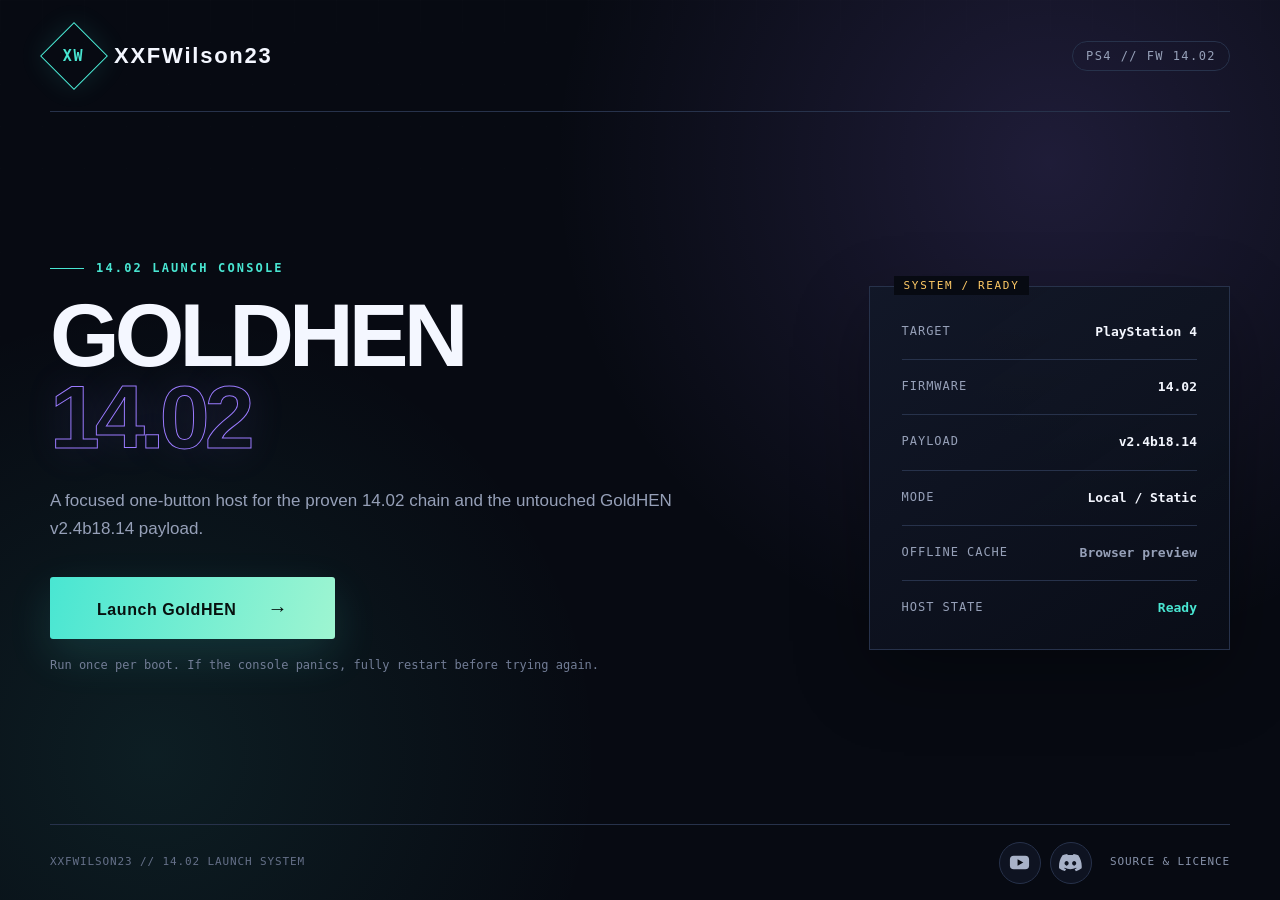
<file: site/launch.html>
<!doctype html>
<html lang="en">
<head>
  <meta charset="utf-8">
  <meta name="viewport" content="width=device-width, initial-scale=1">
  <meta name="theme-color" content="#070a12">
  <title>XXFWilson23 // Launching</title>
  <style>
    :root {
      --ink: #f4f7ff;
      --muted: #96a0b8;
      --panel: #101725;
      --line: #27324b;
      --violet: #9b7bff;
      --cyan: #49e6d2;
      --amber: #ffca66;
      --red: #ff6f85;
    }

    * { box-sizing: border-box; }
    html, body { min-height: 100%; }

    body {
      margin: 0;
      color: var(--ink);
      background:
        radial-gradient(circle at 84% 12%, rgba(155,123,255,.14), transparent 28rem),
        #070a12;
      font-family: "Trebuchet MS", Arial, sans-serif;
    }

    .shell {
      width: min(1200px, calc(100% - 48px));
      min-height: 100vh;
      margin: 0 auto;
      padding: 32px 0;
      display: flex;
      flex-direction: column;
      gap: 24px;
    }

    header {
      display: flex;
      align-items: center;
      justify-content: space-between;
      min-height: 58px;
      border-bottom: 1px solid var(--line);
    }

    .brand {
      color: var(--ink);
      font-size: 19px;
      font-weight: 700;
      letter-spacing: .08em;
    }

    .live {
      display: flex;
      align-items: center;
      gap: 9px;
      color: var(--cyan);
      font: 11px/1 Consolas, monospace;
      letter-spacing: .15em;
      text-transform: uppercase;
    }

    .live::before {
      content: "";
      width: 8px;
      height: 8px;
      border-radius: 50%;
      background: var(--cyan);
      box-shadow: 0 0 14px var(--cyan);
    }

    body.success .live { color: var(--cyan); }
    body.failed .live { color: var(--red); }
    body.failed .live::before { background: var(--red); box-shadow: 0 0 14px var(--red); }

    .status-card {
      padding: 26px 30px;
      border: 1px solid var(--line);
      background: linear-gradient(135deg, rgba(17,23,38,.98), rgba(10,14,24,.92));
    }

    .kicker {
      margin: 0 0 10px;
      color: var(--violet);
      font: 700 11px/1 Consolas, monospace;
      letter-spacing: .18em;
      text-transform: uppercase;
    }

    #state {
      min-height: 37px;
      margin: 0;
      font-size: clamp(27px, 4vw, 42px);
      line-height: 1.08;
      letter-spacing: -.035em;
    }

    body.success #state { color: var(--cyan); }
    body.failed #state { color: var(--red); }

    .rail {
      display: grid;
      grid-template-columns: repeat(3, 1fr);
      gap: 12px;
    }

    .phase {
      min-height: 64px;
      padding: 14px 16px;
      display: flex;
      align-items: center;
      gap: 12px;
      border: 1px solid var(--line);
      color: #657089;
      background: rgba(15,20,33,.72);
      font: 12px/1.3 Consolas, monospace;
      letter-spacing: .08em;
      text-transform: uppercase;
    }

    .phase i {
      width: 24px;
      height: 24px;
      display: grid;
      place-items: center;
      border: 1px solid currentColor;
      border-radius: 50%;
      font-style: normal;
      font-size: 10px;
    }

    .phase.active { color: var(--amber); border-color: rgba(255,202,102,.42); }
    .phase.done { color: var(--cyan); border-color: rgba(73,230,210,.42); }

    #DebugConsole {
      flex: 1;
      min-height: 360px;
      max-height: 54vh;
      overflow: auto;
      border: 1px solid var(--line);
      background: #090d16;
      box-shadow: inset 0 1px 0 rgba(255,255,255,.025);
    }

    .terminal-head {
      position: sticky;
      top: 0;
      z-index: 2;
      min-height: 42px;
      padding: 0 16px;
      display: flex;
      align-items: center;
      justify-content: space-between;
      border-bottom: 1px solid var(--line);
      color: #66718a;
      background: #0d121e;
      font: 10px/1 Consolas, monospace;
      letter-spacing: .14em;
      text-transform: uppercase;
    }

    #ramBox { color: #7c89a3; }

    #console {
      min-height: 300px;
      margin: 0;
      padding: 18px;
      color: #aab5cc;
      white-space: pre-wrap;
      overflow-wrap: anywhere;
      font: 11px/1.55 Consolas, "Courier New", monospace;
    }

    .notice {
      margin: 0;
      padding: 15px 18px;
      border: 1px solid rgba(255,111,133,.52);
      color: #ffd8df;
      background: rgba(98,19,37,.32);
      font: 13px/1.5 Consolas, monospace;
    }

    .footer-row {
      min-height: 38px;
      display: flex;
      align-items: center;
      justify-content: space-between;
      gap: 20px;
      color: #657089;
      font: 10px/1.4 Consolas, monospace;
      letter-spacing: .09em;
      text-transform: uppercase;
    }

    .footer-row a { color: #8f9ab1; text-decoration: none; }
    .footer-row a:focus, .footer-row a:hover { color: var(--cyan); }

    @media (max-width: 720px) {
      .shell { width: min(100% - 28px, 680px); padding: 18px 0; }
      .rail { grid-template-columns: 1fr; }
      .phase { min-height: 48px; }
      #DebugConsole { max-height: none; }
    }
  </style>
</head>
<body>
  <div class="shell">
    <header>
      <div class="brand">XXFWilson23</div>
      <div class="live" id="liveLabel">Launch in progress</div>
    </header>

    <section class="status-card">
      <p class="kicker">PS4 // Firmware 14.02</p>
      <h1 id="state">Initialising engine</h1>
    </section>

    <section class="rail" aria-label="Launch stages">
      <div class="phase active" id="phaseBrowser"><i>01</i>Browser entry</div>
      <div class="phase" id="phaseKernel"><i>02</i>Kernel access</div>
      <div class="phase" id="phasePayload"><i>03</i>GoldHEN payload</div>
    </section>

    <section id="DebugConsole" aria-label="Launch log">
      <div class="terminal-head"><span>Live execution log</span><span id="ramBox">JS heap: N/A</span></div>
      <pre id="console"></pre>
    </section>

    <div id="out"></div>

    <div class="footer-row">
      <span>XXFWilson23 // Direct 14.02 chain</span>
      <a href="./index.html">Return to launcher</a>
    </div>
  </div>

  <script>
    window.isPayloadElf = function (path) {
      return /\.elf$/i.test(path || "");
    };

    (function () {
      var state = document.getElementById("state");
      var log = document.getElementById("console");
      var live = document.getElementById("liveLabel");
      var browserPhase = document.getElementById("phaseBrowser");
      var kernelPhase = document.getElementById("phaseKernel");
      var payloadPhase = document.getElementById("phasePayload");

      function setPhase(element, className) {
        element.className = "phase " + className;
      }

      function showSuccess() {
        document.body.classList.remove("failed");
        document.body.classList.add("success");
        state.textContent = "GoldHEN started";
        live.textContent = "Launch complete";
        setPhase(browserPhase, "done");
        setPhase(kernelPhase, "done");
        setPhase(payloadPhase, "done");
      }

      function showFailure() {
        if (document.body.classList.contains("success")) return;
        document.body.classList.add("failed");
        live.textContent = "Launch stopped";
      }

      function showVerifying() {
        if (document.body.classList.contains("success")) return;
        live.textContent = "Verifying payload";
      }

      window.jailbreakSuccess = showVerifying;

      var observer = new MutationObserver(function () {
        var text = log.textContent || "";

        if (text.length > 0) {
          setPhase(browserPhase, "done");
          setPhase(kernelPhase, "active");
        }

        if (/kernel patched|jailbroken, uid 0|kernel interface is live/i.test(text)) {
          setPhase(kernelPhase, "done");
          setPhase(payloadPhase, "active");
        }

        if (/AG\s+done -- [^\n]*enabler running/i.test(text)) {
          showSuccess();
        } else if (/AG-FAIL|PROOF-FAIL|JB-THREW|exploit failed/i.test(text)) {
          showFailure();
        }
      });

      observer.observe(log, { childList: true, characterData: true, subtree: true });
    }());
  </script>
  <script>
    (function () {
      var appCache = window.applicationCache;
      var started = false;
      var fallback = null;

      function cacheBusy() {
        return appCache &&
          (appCache.status === appCache.CHECKING || appCache.status === appCache.DOWNLOADING);
      }

      function startChain() {
        if (started) return;
        started = true;
        if (fallback) window.clearTimeout(fallback);
        import("./chain/jb.js").catch(function (error) {
          var log = document.getElementById("console");
          var state = document.getElementById("state");
          document.body.classList.add("failed");
          state.textContent = "Launch stopped";
          log.textContent += "MODULE-FAIL " + (error && error.message ? error.message : String(error)) + "\n";
        });
      }

      function abortCacheAndStart() {
        if (cacheBusy()) {
          try { appCache.abort(); } catch (error) {}
          window.setTimeout(abortCacheAndStart, 50);
          return;
        }
        startChain();
      }

      function stopBackgroundUpdate() {
        if (cacheBusy()) {
          try { appCache.abort(); } catch (error) {}
        }
        if (!started) window.setTimeout(abortCacheAndStart, 0);
      }

      if (!appCache) {
        startChain();
        return;
      }

      appCache.addEventListener("checking", stopBackgroundUpdate, false);
      appCache.addEventListener("downloading", stopBackgroundUpdate, false);
      appCache.addEventListener("cached", abortCacheAndStart, false);
      appCache.addEventListener("noupdate", abortCacheAndStart, false);
      appCache.addEventListener("updateready", abortCacheAndStart, false);
      appCache.addEventListener("obsolete", abortCacheAndStart, false);
      appCache.addEventListener("error", abortCacheAndStart, false);

      fallback = window.setTimeout(abortCacheAndStart, 1500);
    }());
  </script>
</body>
</html>
</file>
